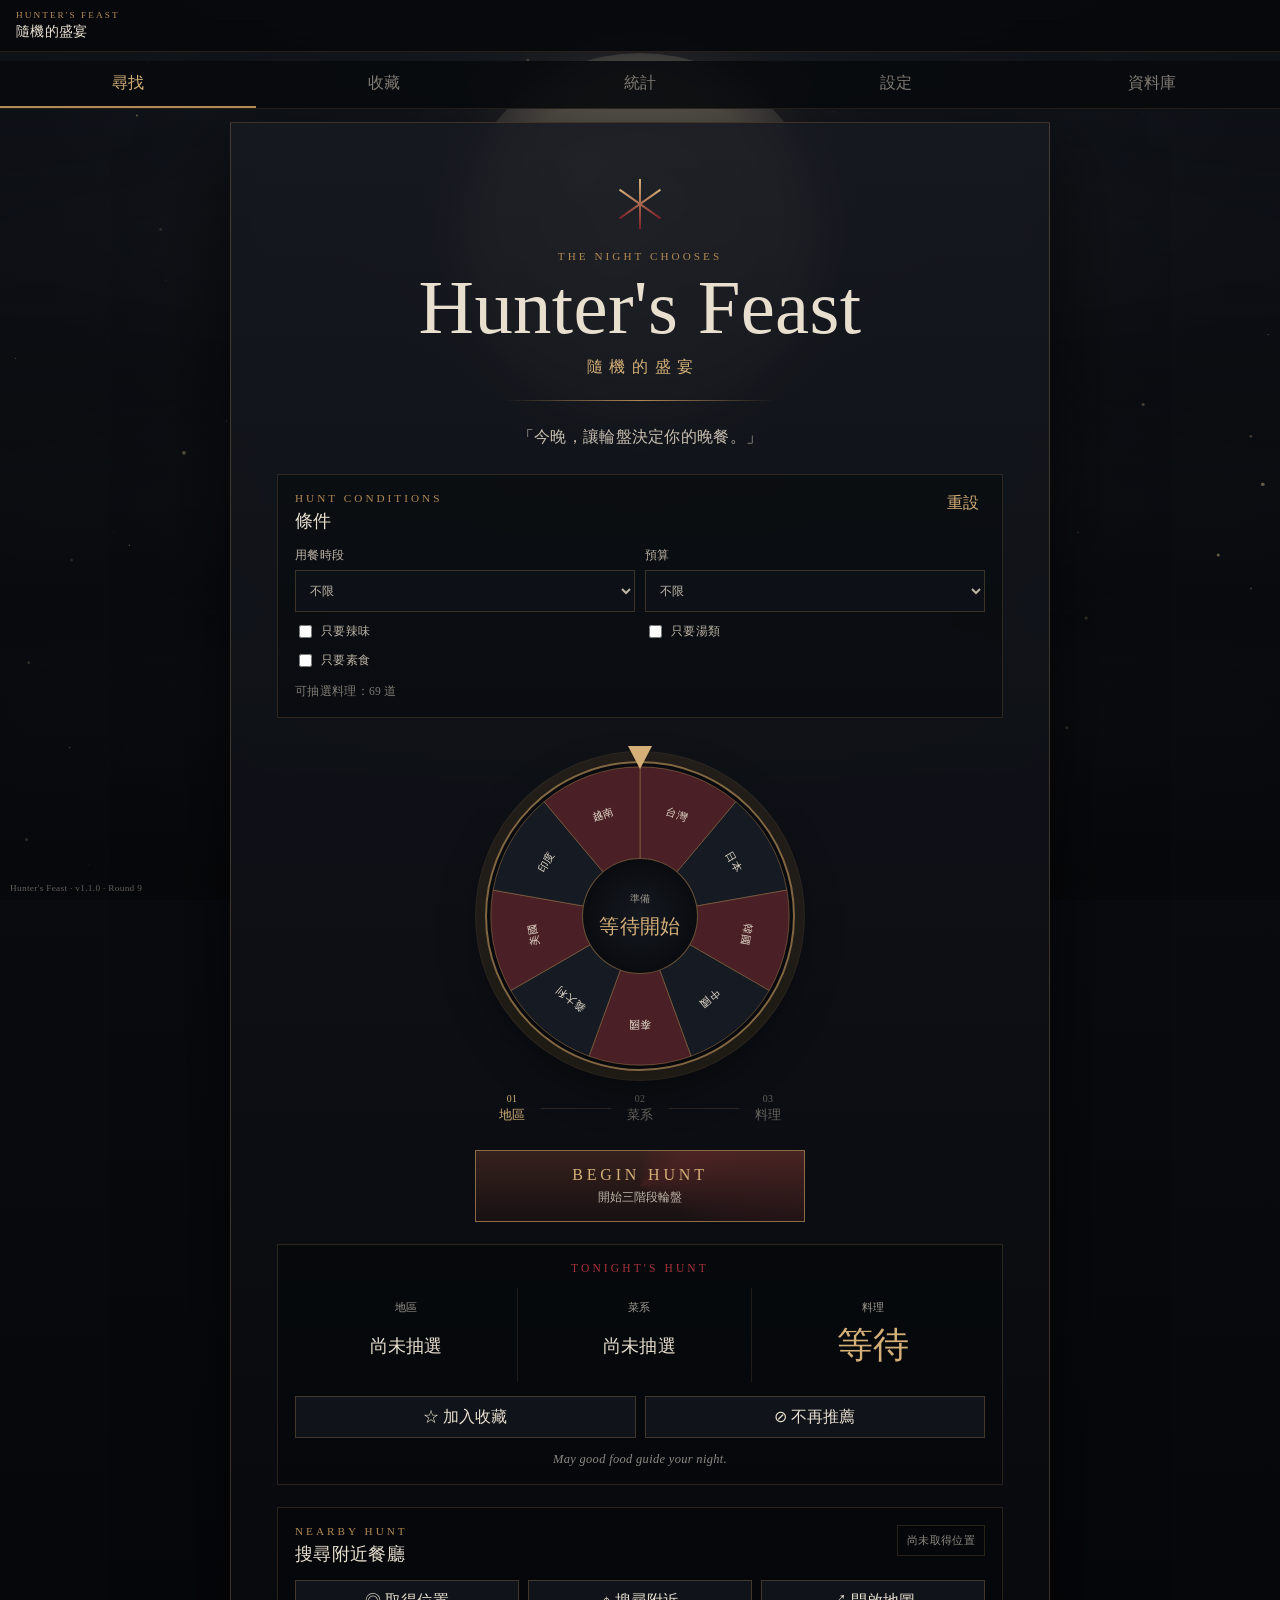
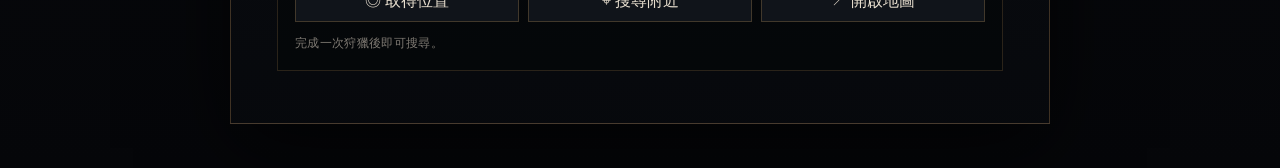
<file: index.html>
<!doctype html>
<html lang="zh-Hant">
<head>
<meta charset="utf-8">
<meta name="viewport" content="width=device-width,initial-scale=1,viewport-fit=cover">
<meta name="theme-color" content="#090b0f">
<meta name="description" content="原創哥德獵人風格三階段食物轉盤 PWA">
<meta name="apple-mobile-web-app-capable" content="yes">
<meta name="apple-mobile-web-app-status-bar-style" content="black-translucent">
<meta name="apple-mobile-web-app-title" content="獵人盛宴">
<link rel="manifest" href="./manifest.json">
<link rel="apple-touch-icon" href="./assets/icons/icon-192.png">
<link rel="icon" href="./assets/icons/icon-192.png">
<link rel="stylesheet" href="./css/reset.css">
<link rel="stylesheet" href="./css/variables.css">
<link rel="stylesheet" href="./css/app.css">
<link rel="stylesheet" href="./css/animations.css">
<title>Hunter's Feast｜隨機的盛宴</title>
</head>
<body>
<canvas id="particles" aria-hidden="true"></canvas>
<div class="scene" aria-hidden="true">
  <div class="moon-wrap"><div class="moon"></div><div class="moon-haze"></div></div>
  <div class="fog fog-a"></div><div class="fog fog-b"></div><div class="fog fog-c"></div>
</div>

<header class="topbar">
  <div>
    <span class="brand-mini">HUNTER'S FEAST</span>
    <strong>隨機的盛宴</strong>
  </div>
  <button id="installButton" class="small-button" hidden>安裝 App</button>
</header>

<nav class="tabbar" aria-label="主要功能">
  <button class="tab active" data-view="hunt">尋找</button>
  <button class="tab" data-view="collection">收藏</button>
  <button class="tab" data-view="stats">統計</button>
  <button class="tab" data-view="settings">設定</button>
  <button class="tab" data-view="database">資料庫</button>
</nav>

<main class="app-shell">
<section id="view-hunt" class="view active">
  <section class="hero-panel">
    <div class="sigil" aria-hidden="true"><span></span><span></span><span></span></div>
    <p class="eyebrow">THE NIGHT CHOOSES</p>
    <h1>Hunter's Feast</h1>
    <p class="subtitle">隨機的盛宴</p>
    <div class="divider"></div>
    <p class="quote">「今晚，讓輪盤決定你的晚餐。」</p>

    <section class="filters-panel">
      <div class="panel-title-row">
        <div>
          <p class="panel-kicker">HUNT CONDITIONS</p>
          <h2>條件</h2>
        </div>
        <button id="resetFiltersButton" class="text-button">重設</button>
      </div>
      <div class="filter-grid">
        <label>用餐時段
          <select id="timeFilter">
            <option value="">不限</option>
            <option>早餐</option><option>午餐</option><option>晚餐</option><option>宵夜</option>
          </select>
        </label>
        <label>預算
          <select id="priceFilter">
            <option value="">不限</option>
            <option>平價</option><option>中等</option><option>中高</option><option>高價</option>
          </select>
        </label>
        <label class="check-row"><input id="spicyFilter" type="checkbox"><span>只要辣味</span></label>
        <label class="check-row"><input id="soupFilter" type="checkbox"><span>只要湯類</span></label>
        <label class="check-row"><input id="vegFilter" type="checkbox"><span>只要素食</span></label>
      </div>
      <p id="filterCount" class="muted-note">可抽選料理：載入中</p>
    </section>

    <section class="wheel-stage">
      <div class="wheel-pointer" aria-hidden="true"></div>
      <div id="wheel" class="wheel">
        <svg id="wheelSvg" viewBox="0 0 320 320" aria-label="食物轉盤"></svg>
        <div class="wheel-center">
          <span id="wheelStageLabel">準備</span>
          <strong id="wheelCurrentValue">等待開始</strong>
        </div>
      </div>
      <div class="stage-track">
        <div class="stage-item active" data-stage="0"><span>01</span><strong>地區</strong></div>
        <div class="stage-line"></div>
        <div class="stage-item" data-stage="1"><span>02</span><strong>菜系</strong></div>
        <div class="stage-line"></div>
        <div class="stage-item" data-stage="2"><span>03</span><strong>料理</strong></div>
      </div>
    </section>

    <button id="huntButton" class="hunt-button" type="button">
      <span class="button-glow"></span>
      <span class="button-label">BEGIN HUNT</span>
       <span class="button-zh">開始三階段輪盤</span>
    </button>
    <section id="resultPanel" class="result-panel" aria-live="polite">
      <p class="result-kicker">TONIGHT'S HUNT</p>
      <div class="result-grid">
        <article><span>地區</span><strong id="regionResult">尚未抽選</strong></article>
        <article><span>菜系</span><strong id="cuisineResult">尚未抽選</strong></article>
        <article class="final-dish"><span>料理</span><strong id="dishResult">等待</strong></article>
      </div>
      <div class="result-actions">
        <button id="favoriteButton" type="button">☆ 加入收藏</button>
        <button id="blockButton" type="button">⊘ 不再推薦</button>
      </div>
      <p id="resultQuote" class="result-quote">May good food guide your night.</p>
    </section>

    <section id="restaurantPanel" class="restaurant-panel">
      <div class="panel-title-row">
        <div><p class="panel-kicker">NEARBY HUNT</p><h2>搜尋附近餐廳</h2></div>
        <span id="locationStatus" class="status-chip">尚未取得位置</span>
      </div>
      <div class="action-grid">
        <button id="locateButton">◎ 取得位置</button>
        <button id="nearbyButton" disabled>⌖ 搜尋附近</button>
        <button id="mapsButton" disabled>↗ 開啟地圖</button>
      </div>
      <p id="restaurantHint" class="muted-note">完成一次輪盤後即可搜尋。</p>
    </section>
  </section>
</section>

<section id="view-collection" class="view">
  <section class="page-panel">
    <p class="eyebrow">ARCHIVE OF THE HUNT</p>
    <h2 class="page-title">收藏與黑名單</h2>
    <input id="collectionSearch" class="search-input" placeholder="搜尋料理、菜系或地區">
    <div class="collection-grid">
      <article class="list-panel">
        <div class="panel-title-row"><h3>收藏</h3><button id="clearFavoritesButton" class="text-button">清除</button></div>
        <ol id="favoritesList" class="item-list"><li class="empty">尚無收藏</li></ol>
      </article>
      <article class="list-panel">
        <div class="panel-title-row"><h3>黑名單</h3><button id="clearBlockedButton" class="text-button">清除</button></div>
        <ol id="blockedList" class="item-list"><li class="empty">尚無黑名單</li></ol>
      </article>
    </div>
  </section>
</section>

<section id="view-stats" class="view">
  <section class="page-panel">
    <p class="eyebrow">THE HUNT REMEMBERS</p>
    <h2 class="page-title">抽選統計</h2>
    <div class="stats-grid">
      <article><span>總抽選次數</span><strong id="statTotal">0</strong></article>
      <article><span>收藏數</span><strong id="statFavorites">0</strong></article>
      <article><span>黑名單數</span><strong id="statBlocked">0</strong></article>
      <article><span>最常出現地區</span><strong id="statTopRegion">—</strong></article>
    </div>
    <article class="list-panel">
      <div class="panel-title-row"><h3>最近狩獵</h3><button id="clearHistoryButton" class="text-button">清除</button></div>
      <ol id="historyList" class="item-list"><li class="empty">尚無紀錄</li></ol>
    </article>
  </section>
</section>

<section id="view-settings" class="view">
  <section class="page-panel">
    <p class="eyebrow">HUNTER'S PREFERENCES</p>
    <h2 class="page-title">設定</h2>
    <div class="settings-list">
      <label class="setting-row"><span>介面音效</span><input id="soundToggle" type="checkbox" checked></label>
      <label class="setting-row"><span>手機震動</span><input id="vibrationToggle" type="checkbox" checked></label>
      <label class="setting-row"><span>避免最近重複</span><input id="avoidRepeatToggle" type="checkbox" checked></label>
      <label class="setting-row">
        <span>動畫速度</span>
        <select id="speedSetting"><option value="fast">快速</option><option value="normal" selected>標準</option><option value="slow">緩慢</option></select>
      </label>
    </div>
    <button id="resetAppButton" class="danger-button">重設所有資料</button>
    <p class="install-note">iPhone：Safari → 分享 → 加入主畫面。</p>
  </section>
</section>

<section id="view-database" class="view">
  <section class="page-panel">
    <p class="eyebrow">THE HUNTER'S CODEX</p>
    <h2 class="page-title">菜譜資料庫編輯器</h2>
    <p class="muted-note">可直接新增、修改或刪除料理。自訂資料會保存在目前裝置的瀏覽器中。</p>

    <section class="editor-panel">
      <div class="panel-title-row">
        <div>
          <p class="panel-kicker">EDIT DISH</p>
          <h3 id="editorTitle">新增料理</h3>
        </div>
        <button id="cancelEditButton" class="text-button" type="button" hidden>取消編輯</button>
      </div>

      <div class="editor-grid">
        <label>地區
          <input id="editorRegion" list="regionOptions" placeholder="例如：台灣">
        </label>
        <label>菜系
          <input id="editorCuisine" list="cuisineOptions" placeholder="例如：夜市小吃">
        </label>
        <label class="editor-wide">料理名稱
          <input id="editorDish" placeholder="例如：鹽酥雞">
        </label>
        <label>價位
          <select id="editorPrice">
            <option>平價</option><option>中等</option><option>中高</option><option>高價</option>
          </select>
        </label>
        <label>標籤
          <input id="editorTags" placeholder="晚餐, 宵夜, 炸物">
        </label>
        <label class="check-row"><input id="editorSpicy" type="checkbox"><span>辣味</span></label>
        <label class="check-row"><input id="editorSoup" type="checkbox"><span>湯類</span></label>
        <label class="check-row"><input id="editorVegetarian" type="checkbox"><span>素食</span></label>
      </div>

      <datalist id="regionOptions"></datalist>
      <datalist id="cuisineOptions"></datalist>

      <button id="saveDishButton" class="hunt-button editor-save" type="button">
        <span class="button-label">SAVE DISH</span>
        <span class="button-zh">儲存料理</span>
      </button>
    </section>

    <section class="database-list-panel">
      <div class="panel-title-row">
        <div>
          <p class="panel-kicker">DISH ARCHIVE</p>
          <h3>料理清單</h3>
        </div>
        <button id="resetDatabaseButton" class="text-button" type="button">恢復預設資料</button>
      </div>

      <input id="databaseSearch" class="search-input" placeholder="搜尋地區、菜系或料理">
      <p id="databaseCount" class="muted-note">共 0 道料理</p>
      <div id="databaseList" class="database-list"></div>
    </section>
  </section>
</section>

</main>

<aside class="version-badge">Hunter's Feast · v1.1.0 · Round 9</aside>

<script src="./js/storage.js" defer></script>
<script src="./js/sound.js" defer></script>
<script src="./js/particles.js" defer></script>
<script src="./js/wheel.js" defer></script>
<script src="./js/maps.js" defer></script>
<script src="./js/ui.js" defer></script>
<script src="./js/database.js" defer></script>
<script src="./js/app.js" defer></script>
</body>
</html>
</file>
<file: css/variables.css>
:root{
--bg:#090b0f;--panel:rgba(13,16,22,.9);--text:#e8dfcf;--muted:#9d988f;
--gold:#b38a55;--gold-bright:#d4b078;--blood:#7b2028;--blood-bright:#a8323d;
--line:rgba(179,138,85,.32);--shadow:rgba(0,0,0,.68);
--safe-top:env(safe-area-inset-top,0px);--safe-right:env(safe-area-inset-right,0px);
--safe-bottom:env(safe-area-inset-bottom,0px);--safe-left:env(safe-area-inset-left,0px)}
</file>
<file: css/app.css>
body{
color:var(--text);
background:radial-gradient(circle at 50% 8%,rgba(86,91,105,.14),transparent 35%),linear-gradient(180deg,#11151b 0%,#090b0f 50%,#050609 100%);
font-family:Georgia,"Times New Roman","Noto Serif TC",serif;letter-spacing:.02em
}
button,select,input{color:inherit}
.scene{position:fixed;inset:0;overflow:hidden;pointer-events:none;z-index:0}
.scene::after{content:"";position:absolute;inset:0;background:linear-gradient(rgba(7,8,11,.12),rgba(7,8,11,.78))}
.moon-wrap{position:absolute;top:max(2vh,18px);left:50%;width:min(75vw,440px);aspect-ratio:1;transform:translateX(-50%)}
.moon{position:absolute;inset:8%;border-radius:50%;background:
radial-gradient(circle at 35% 32%,rgba(255,245,216,.95),transparent 9%),
radial-gradient(circle at 60% 58%,rgba(83,83,79,.28),transparent 18%),
radial-gradient(circle,#dfd2b5 0%,#a89b84 57%,#4b4a4a 76%,transparent 77%);
opacity:.55;box-shadow:0 0 60px rgba(212,190,151,.18),0 0 140px rgba(125,32,40,.09)}
.moon-haze{position:absolute;inset:-10%;border-radius:50%;background:radial-gradient(circle,rgba(204,187,156,.09),transparent 68%);filter:blur(20px)}
.fog{position:absolute;left:-35vw;width:170vw;height:30vh;border-radius:50%;filter:blur(32px);opacity:.18;background:radial-gradient(ellipse,rgba(213,219,226,.4),transparent 64%)}
.fog-a{bottom:6vh}.fog-b{bottom:29vh;opacity:.1}.fog-c{top:12vh;opacity:.08}
#particles{position:fixed;inset:0;width:100%;height:100%;pointer-events:none;z-index:1}
.topbar{position:sticky;top:0;z-index:20;display:flex;justify-content:space-between;align-items:center;padding:calc(10px + var(--safe-top)) 16px 10px;background:rgba(6,8,11,.86);border-bottom:1px solid rgba(179,138,85,.18);backdrop-filter:blur(12px)}
.topbar div{display:grid;gap:2px}.brand-mini{font-size:.58rem;letter-spacing:.22em;color:var(--gold)}.topbar strong{font-size:.9rem;font-weight:500}
.small-button,.text-button{background:transparent;color:var(--gold-bright);cursor:pointer}
.tabbar{position:sticky;top:61px;z-index:19;display:grid;grid-template-columns:repeat(4,1fr);background:rgba(8,10,14,.9);border-bottom:1px solid rgba(179,138,85,.16);backdrop-filter:blur(10px)}
.tab{padding:12px 6px;background:transparent;color:#807b74;border-bottom:2px solid transparent}.tab.active{color:var(--gold-bright);border-bottom-color:var(--gold)}
.app-shell{position:relative;z-index:2;width:100%;min-height:100svh;padding:22px 16px calc(44px + var(--safe-bottom))}
.view{display:none}.view.active{display:block}
.hero-panel,.page-panel{width:min(100%,820px);margin:0 auto;padding:clamp(24px,6vw,52px) clamp(16px,5vw,46px);border:1px solid var(--line);background:linear-gradient(180deg,rgba(22,25,32,.88),rgba(7,9,13,.95));box-shadow:0 24px 80px var(--shadow);backdrop-filter:blur(10px);text-align:center}
.sigil{width:58px;height:58px;margin:0 auto 17px;position:relative}.sigil span{position:absolute;left:50%;top:50%;width:2px;height:50px;background:linear-gradient(var(--gold-bright),var(--blood));transform-origin:center}.sigil span:nth-child(1){transform:translate(-50%,-50%)}.sigil span:nth-child(2){transform:translate(-50%,-50%) rotate(55deg)}.sigil span:nth-child(3){transform:translate(-50%,-50%) rotate(-55deg)}
.eyebrow,.panel-kicker{color:var(--gold);font-size:.7rem;letter-spacing:.27em}
h1{margin-top:10px;font-size:clamp(2.2rem,11vw,4.8rem);font-weight:500;line-height:.95}.subtitle{margin-top:12px;color:var(--gold-bright);letter-spacing:.42em;text-indent:.42em}
.divider{width:min(270px,70%);height:1px;margin:22px auto;background:linear-gradient(90deg,transparent,var(--gold),transparent)}.quote{color:#c7beb0;line-height:1.8}
.filters-panel,.result-panel,.restaurant-panel,.list-panel,.settings-list{margin-top:22px;padding:17px;border:1px solid rgba(179,138,85,.22);background:rgba(2,3,5,.36);text-align:left}
.panel-title-row{display:flex;align-items:flex-start;justify-content:space-between;gap:12px}.panel-title-row h2,.panel-title-row h3{margin-top:4px;font-weight:500}.panel-title-row h2{font-size:1.15rem}.panel-title-row h3{font-size:1rem}
.filter-grid{display:grid;gap:10px;margin-top:14px}.filter-grid label{display:grid;gap:6px;color:#bdb4a6;font-size:.78rem}.filter-grid select,.search-input,.setting-row select{min-height:42px;padding:8px 10px;background:#0d1117;border:1px solid rgba(179,138,85,.28);border-radius:0}
.check-row{display:flex!important;align-items:center;gap:9px}.check-row input{accent-color:#9b6f3f}
.muted-note,.install-note{margin-top:12px;color:#7f7a73;font-size:.72rem;line-height:1.6}
.wheel-stage{margin-top:28px}.wheel{position:relative;width:min(78vw,310px);aspect-ratio:1;margin:0 auto;border-radius:50%;border:2px solid rgba(179,138,85,.7);box-shadow:0 0 0 9px rgba(0,0,0,.22),0 0 0 10px rgba(179,138,85,.18),inset 0 0 38px rgba(0,0,0,.66),0 18px 45px rgba(0,0,0,.4);transition:transform 2s cubic-bezier(.12,.8,.18,1);overflow:hidden}.wheel svg{width:100%;height:100%}.wheel-center{position:absolute;inset:31%;display:grid;place-content:center;gap:7px;border-radius:50%;border:1px solid rgba(179,138,85,.55);background:radial-gradient(circle,#151920 0%,#090b0f 72%);padding:10px}.wheel-center span{color:var(--muted);font-size:.64rem}.wheel-center strong{color:var(--gold-bright);font-size:clamp(.95rem,4vw,1.25rem);font-weight:500}
.wheel-pointer{width:0;height:0;margin:0 auto -8px;position:relative;z-index:3;border-left:12px solid transparent;border-right:12px solid transparent;border-top:23px solid var(--gold-bright)}
.stage-track{display:flex;align-items:center;justify-content:center;margin:22px auto 0;max-width:390px}.stage-item{display:grid;gap:3px;min-width:58px;color:#68645e}.stage-item span{font-size:.62rem}.stage-item strong{font-size:.8rem;font-weight:500}.stage-item.active{color:var(--gold-bright)}.stage-item.done{color:#b0a38e}.stage-line{height:1px;flex:1;max-width:70px;background:rgba(179,138,85,.2)}
.hunt-button{position:relative;width:min(100%,330px);min-height:72px;margin-top:26px;overflow:hidden;cursor:pointer;border:1px solid rgba(179,138,85,.72);background:linear-gradient(180deg,rgba(56,34,29,.96),rgba(23,17,19,.99))}.hunt-button:disabled{opacity:.55}.button-glow{position:absolute;inset:-80%;background:conic-gradient(transparent,rgba(168,50,61,.2),transparent 35%);animation:rotateGlow 7s linear infinite}.button-label,.button-zh{position:relative;display:block}.button-label{color:var(--gold-bright);letter-spacing:.24em}.button-zh{margin-top:5px;color:#bcb4a8;font-size:.76rem}
.result-panel{text-align:center}.result-kicker{color:var(--blood-bright);font-size:.72rem;letter-spacing:.27em}.result-grid{display:grid;gap:10px;margin-top:14px}.result-grid article{display:grid;gap:6px;padding:12px;border-bottom:1px solid rgba(179,138,85,.16)}.result-grid article:last-child{border-bottom:0}.result-grid span{color:var(--muted);font-size:.7rem}.result-grid strong{font-size:1.14rem;font-weight:500}.final-dish strong{color:var(--gold-bright);font-size:clamp(1.45rem,7vw,2.25rem)}.result-actions,.action-grid{display:grid;gap:9px;margin-top:14px}.result-actions button,.action-grid button{min-height:42px;background:#10141a;border:1px solid rgba(179,138,85,.3);cursor:pointer}.result-actions button.active{color:var(--gold-bright);border-color:var(--gold)}.result-quote{margin-top:14px;color:#8d8982;font-size:.78rem;font-style:italic}
.status-chip{font-size:.7rem;color:#8f8a82;border:1px solid rgba(179,138,85,.2);padding:7px 9px}.status-chip.ready{color:#c6b89f;border-color:rgba(179,138,85,.5)}.status-chip.error{color:#c98787;border-color:rgba(168,50,61,.45)}
.page-title{margin-top:8px;font-size:clamp(1.8rem,8vw,3rem);font-weight:500}.search-input{width:100%;margin-top:20px}
.collection-grid,.stats-grid{display:grid;gap:14px}.item-list{margin-top:12px;list-style:none}.item-list li{display:flex;justify-content:space-between;gap:10px;padding:10px 0;border-bottom:1px solid rgba(179,138,85,.12);font-size:.78rem}.item-list button{background:transparent;color:#b98d68}.empty{justify-content:center!important;color:#77736c}
.stats-grid{margin-top:22px}.stats-grid article{padding:18px;border:1px solid rgba(179,138,85,.22);background:rgba(2,3,5,.36)}.stats-grid span{display:block;color:var(--muted);font-size:.72rem}.stats-grid strong{display:block;margin-top:8px;color:var(--gold-bright);font-size:1.5rem;font-weight:500}
.settings-list{display:grid;gap:0}.setting-row{display:flex;align-items:center;justify-content:space-between;gap:12px;padding:14px 0;border-bottom:1px solid rgba(179,138,85,.12)}.setting-row:last-child{border-bottom:0}.setting-row input{accent-color:#9b6f3f}.setting-row select{min-width:110px}
.danger-button{margin-top:20px;width:100%;padding:13px;background:rgba(90,21,28,.45);border:1px solid rgba(168,50,61,.45);color:#d8b5b8}
.version-badge{position:fixed;z-index:25;left:calc(10px + var(--safe-left));bottom:calc(7px + var(--safe-bottom));color:rgba(210,201,186,.45);font-size:.58rem}
@media(min-width:680px){
.filter-grid{grid-template-columns:repeat(2,1fr)}.result-grid{grid-template-columns:repeat(3,1fr)}.result-grid article{border-right:1px solid rgba(179,138,85,.16);border-bottom:0}.result-grid article:last-child{border-right:0}
.action-grid,.result-actions{grid-template-columns:repeat(3,1fr)}.result-actions{grid-template-columns:repeat(2,1fr)}
.collection-grid{grid-template-columns:1fr 1fr}.stats-grid{grid-template-columns:repeat(4,1fr)}
}

.tabbar{grid-template-columns:repeat(5,1fr)}
.editor-panel,.database-list-panel{
  margin-top:22px;padding:17px;border:1px solid rgba(179,138,85,.22);
  background:rgba(2,3,5,.36);text-align:left
}
.editor-grid{display:grid;gap:12px;margin-top:16px}
.editor-grid label{display:grid;gap:7px;color:#bdb4a6;font-size:.78rem}
.editor-grid input,.editor-grid select{
  min-height:42px;padding:8px 10px;background:#0d1117;color:var(--text);
  border:1px solid rgba(179,138,85,.28)
}
.editor-save{display:block;margin-left:auto;margin-right:auto}
.database-list{display:grid;gap:10px;margin-top:14px}
.database-card{
  display:grid;gap:10px;padding:14px;border:1px solid rgba(179,138,85,.18);
  background:rgba(10,13,18,.72)
}
.database-card-main{display:grid;gap:4px}
.database-card-main strong{color:var(--gold-bright);font-weight:500}
.database-card-main span{color:#948e86;font-size:.72rem}
.database-tags{display:flex;gap:6px;flex-wrap:wrap}
.database-tags span{
  padding:4px 7px;border:1px solid rgba(179,138,85,.2);color:#a8a095;font-size:.65rem
}
.database-actions{display:flex;gap:8px;flex-wrap:wrap}
.database-actions button{
  min-height:36px;padding:7px 10px;background:#11151b;color:#c9bca9;
  border:1px solid rgba(179,138,85,.25)
}
.database-actions .delete{color:#cf9ca1;border-color:rgba(168,50,61,.35)}
@media(min-width:680px){
  .editor-grid{grid-template-columns:repeat(2,1fr)}
  .editor-wide{grid-column:1/-1}
  .database-card{grid-template-columns:1fr auto;align-items:center}
}
</file>
<file: css/animations.css>
@keyframes rotateGlow{to{transform:rotate(360deg)}}
@keyframes fogA{from{transform:translate3d(-4%,0,0) scale(1)}to{transform:translate3d(8%,-3%,0) scale(1.08)}}
@keyframes fogB{from{transform:translate3d(8%,0,0) scale(1.05)}to{transform:translate3d(-8%,2%,0) scale(.98)}}
@keyframes moonPulse{0%,100%{opacity:.51;transform:scale(1)}50%{opacity:.61;transform:scale(1.015)}}
@keyframes resultFlash{0%{box-shadow:0 0 0 rgba(168,50,61,0)}45%{box-shadow:0 0 30px rgba(168,50,61,.24)}100%{box-shadow:0 0 0 rgba(168,50,61,0)}}
.moon{animation:moonPulse 8s ease-in-out infinite}.fog-a{animation:fogA 19s ease-in-out infinite alternate}.fog-b{animation:fogB 24s ease-in-out infinite alternate}.fog-c{animation:fogA 31s ease-in-out infinite alternate-reverse}.result-panel.is-revealed{animation:resultFlash .85s ease}
@media(prefers-reduced-motion:reduce){*,*::before,*::after{animation-duration:1ms!important;animation-iteration-count:1!important}}
</file>
